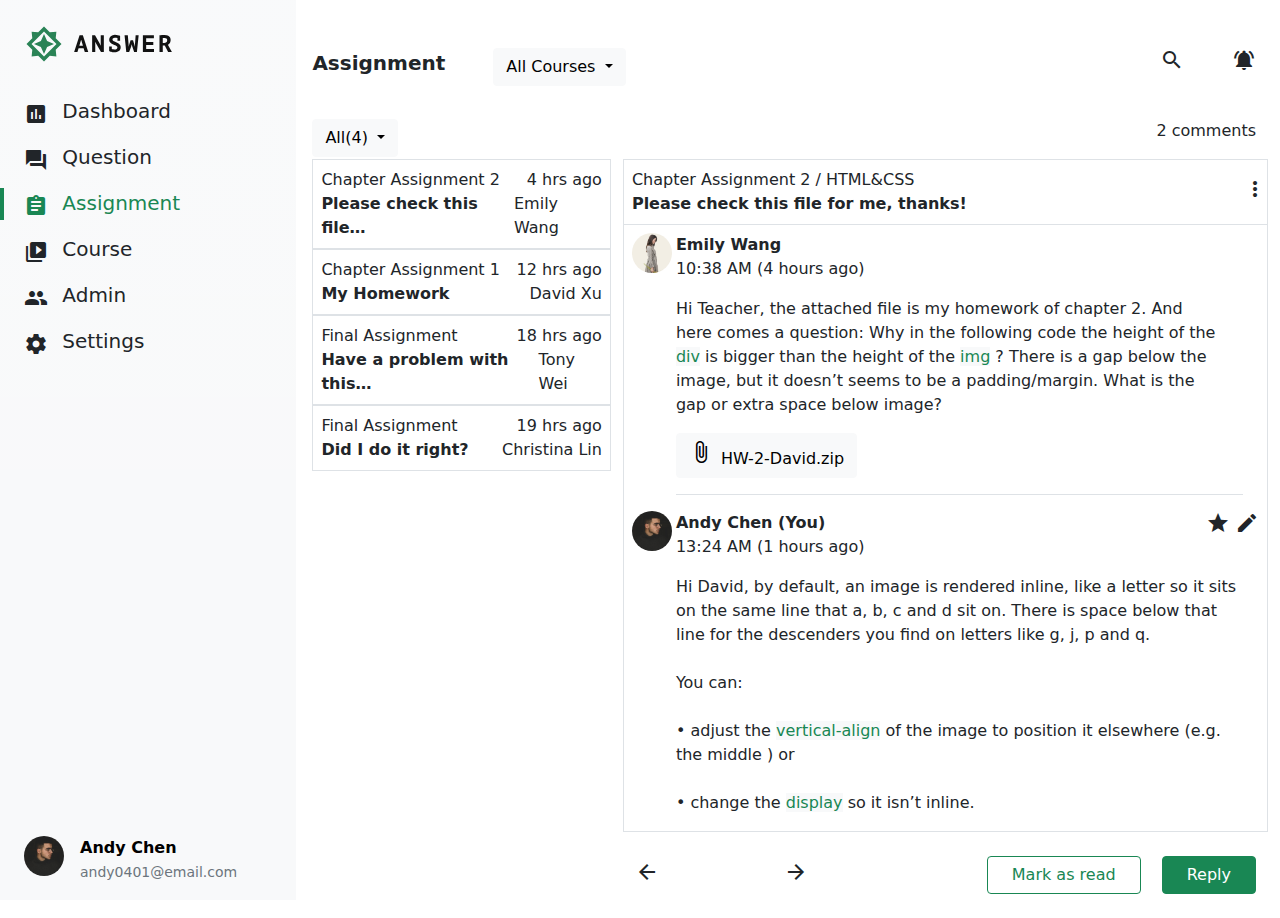
<file: index.html>
<!DOCTYPE html>
<html lang="en">

  <head>
    <meta charset="UTF-8">
    <meta name="viewport" content="width=device-width, initial-scale=1.0">
    <meta http-equiv="X-UA-Compatible" content="ie=edge">
    <title>Boostrap Index</title>
    <link rel="stylesheet" href="https://cdnjs.cloudflare.com/ajax/libs/font-awesome/5.13.0/css/all.min.css" />
    <link href="https://fonts.googleapis.com/icon?family=Material+Icons" rel="stylesheet">
    <link rel="stylesheet" href="./assets/style/bootstrap.css">
    <link rel="stylesheet" href="./assets/style/all.css">
  </head>

  <body>
    <div class="d-flex">
      <header class="position-fixed">
        <div class="d-flex flex-column justify-content-between vh-100 bg-light bg-gradient">
          <div class="flex-column pt-4 mb-4 ">
            <div class="ps-4 mb-4">
              <img src="./assets/images/logo-ANSWER.svg" alt="">
            </div>
            <a class="nav-link link-dark fs-5" aria-current="page" href="#"> 
              <span class="material-icons ps-2 me-2 fs-4">assessment</span>
              Dashboard
            </a>
            <a class="nav-link link-dark fs-5" aria-current="page" href="#"> 
              <span class="material-icons ps-2 me-2 fs-4">question_answer</span>
              Question
            </a>
            <a class="nav-link link-success fs-5 actived" aria-current="page" href="#"> 
              <span class="material-icons ps-2 me-2 fs-4">assignment</span>
              Assignment
            </a>
            <a class="nav-link link-dark fs-5" aria-current="page" href="#"> 
              <span class="material-icons ps-2 me-2 fs-4">video_library</span>
              Course
            </a>
            <a class="nav-link link-dark fs-5" aria-current="page" href="#"> 
              <span class="material-icons ps-2 me-2 fs-4">people</span>
              Admin
            </a>
            <a class="nav-link link-dark fs-5" aria-current="page" href="#"> 
              <span class="material-icons ps-2 me-2 fs-4">settings</span>
              Settings
            </a>
          </div>
          <div class="user d-flex ps-4">
            <div class="avatar">
              <img src="./assets/images/andychen.jpeg" alt="">
            </div>
            <ul class="d-flex flex-column user-info ps-3">
              <li>Andy Chen</li>
              <li>
                <a href="mailto:andy0401@email.com" type="email" class="link-dark">andy0401@email.com</a>
              </li>
            </ul>
          </div>
        </div>
      </header>
      <div class="supporter">
      </div>
      <main class="container pe-4">
        
<div class="d-flex justify-content-between pt-5">
    <div class="d-flex flex-row">
        <p class="fs-5 fw-bold me-5">Assignment</p>
        <div class="dropdown">
            <button class="btn btn-light dropdown-toggle" type="button" id="dropdownMenuButton1" data-bs-toggle="dropdown" aria-expanded="false">
              All Courses
            </button>
            <ul class="dropdown-menu" aria-labelledby="dropdownMenuButton1">
              <li><a class="dropdown-item" href="#">Machine Learning</a></li>
              <li><a class="dropdown-item" href="#">Database</a></li>
              <li><a class="dropdown-item" href="#">Discrete Math.</a></li>
            </ul>
        </div>
    </div>
    <div>
        <ul class="d-flex">
            <a href="#" class="text-dark">
              <span class="material-icons fs-4">search</span>
            </a>
          </li>
          <li class="ms-5">
            <a href="#" class="text-dark">
              <span class="material-icons fs-4">notifications_active</span>
            </a>
          </li>
        </ul>
    </div>
</div>
<div class="d-flex justify-content-between pt-4">
    <div class="d-flex flex-row align-items-cente">
      <div class="dropdown">
        <button class="btn btn-light dropdown-toggle" type="button" id="dropdownMenuButton1" data-bs-toggle="dropdown" aria-expanded="false">
          All(4)
        </button>
        <ul class="dropdown-menu" aria-labelledby="dropdownMenuButton1">
          <li><a class="dropdown-item" href="#">Today</a></li>
        </ul>
      </div>
    </div>
    <div>
      <p class="fs-xs text-gray-600">2 comments</p>
    </div>
  </div>
<div class="info-block row">
    <div class="task-list col-4">
        <div class="task-card border">
            <div class="d-flex justify-content-between">
                <p class="mb-0 mt-2 ms-2">Chapter Assignment 2</p>
                <p class="mb-0 mt-2 fw-normal me-2">4 hrs ago</p>
            </div>
            <div class="d-flex justify-content-between">
                <p class="fw-bolder mb-2 ms-2">Please check this file…</p>
                <p class="fw-lighter mb-2 me-2">Emily Wang</p>
            </div>
        </div>
        <div class="task-card border">
            <div class="d-flex justify-content-between">
                <p class="mb-0 mt-2 ms-2">Chapter Assignment 1</p>
                <p class="mb-0 mt-2 fw-normal me-2">12 hrs ago</p>
            </div>
            <div class="d-flex justify-content-between">
                <p class="fw-bolder mb-2 ms-2">My Homework</p>
                <p class="fw-lighter mb-2 me-2">David Xu</p>
            </div>
        </div>
        <div class="task-card border">
            <div class="d-flex justify-content-between">
                <p class="mb-0 mt-2 ms-2">Final Assignment</p>
                <p class="mb-0 mt-2 fw-normal me-2">18 hrs ago</p>
            </div>
            <div class="d-flex justify-content-between">
                <p class="fw-bolder mb-2 ms-2">Have a problem with this…</p>
                <p class="fw-lighter mb-2 me-2">Tony Wei</p>
            </div>
        </div>
        <div class="task-card border">
            <div class="d-flex justify-content-between">
                <p class="mb-0 mt-2 ms-2">Final Assignment</p>
                <p class="mb-0 mt-2 fw-normal me-2">19 hrs ago</p>
            </div>
            <div class="d-flex justify-content-between">
                <p class="fw-bolder mb-2 ms-2">Did I do it right?</p>
                <p class="fw-lighter mb-2 me-2">Christina Lin</p>
            </div>
        </div>
    </div>
    <div class="msg-board col-8 border px-0">
        <div class="d-flex justify-content-between align-items-center border-bottom mb-2">
            <div class="ps-2">
                <p class="mb-0 pt-2">Chapter Assignment 2 / HTML&CSS</p>
                <p class="mb-0 pb-2 fw-bolder">Please check this file for me, thanks!</p>
            </div>
            <div>
                <a href="#" class="text-dark">
                    <span class="material-icons fs-4">more_vert</span>
                </a>
            </div>
        </div>
        <div class="msg-card d-flex ps-2">
            <img class="me-1 flex-shrink-0" src="./assets/images/emilywang.jpeg" alt="">
            <div class="border-bottom me-4">
                <p class="fw-bolder mb-0">Emily Wang</p>
                <p class="fw-lighter">10:38 AM (4 hours ago)</p>
                <p class="pe-4">Hi Teacher, the attached file is my homework of chapter 2. And here comes a question: Why in the following code the height of the <span class="text-success bg-light">div</span> is bigger than the height of the <span class="text-success bg-light">img</span> ? There is a gap below the image, but it doesn’t seems to be a padding/margin. What is the gap or extra space below image?</p>
                <button type="button" class="btn btn-light mb-3 align-items-center"><span class="material-icons align-items-center me-2">attach_file</span>HW-2-David.zip</button>
            </div>
        </div>
        <div class="msg-card d-flex mt-3 ps-2">
            <img class="me-1 flex-shrink-0" src="./assets/images/andychen.jpeg" alt="">
            <div>
                <div class="d-flex justify-content-between">
                    <div>
                        <p class="fw-bolder mb-0">Andy Chen (You)</p>
                        <p class="fw-lighter">13:24 AM (1 hours ago)</p>
                    </div>
                    <div class="card-icon me-2">
                        <a href="javascript:;" class="text-dark">
                          <span class="material-icons">grade</span>
                        </a>
                        <a href="javascript:;" class="text-dark">
                          <span class="material-icons">edit</span>
                        </a>
                      </div>
                </div>
                <p class="pe-4">Hi David, by default, an image is rendered inline, like a letter so it sits on the same line that a, b, c and d sit on. There is space below that line for the descenders you find on letters like g, j, p and q.<br><br>You can: <br><br>• adjust the <span class="text-success bg-light">vertical-align</span> of the image to position it elsewhere (e.g. the middle ) or <br><br>• change the <span class="text-success bg-light">display</span> so it isn’t inline.</p>
            </div>
        </div>
    </div>
</div>
<div class="row flex-row-reverse mt-4 pb-4">
    <div class="col-8 d-flex justify-content-between align-items-center">
        <div>
            <a class="link-dark me-4" href="#"><span class="material-icons">arrow_back_ios</span></a>
            <a class="link-dark" href="#"><span class="material-icons">arrow_forward_ios</span></a>
        </div>
        <div>
            <button type="button" class="btn btn-outline-success px-4 me-3">Mark as read</button>
            <button type="button" class="btn btn-success px-4">Reply</button>
        </div>
    </div>
</div>



      </main> 
    </div>


    <script src="./assets/js/vendors.js"></script>
    <script src="./assets/js/all.js"></script>
  </body>

</html>
</file>
<file: assets/style/all.css>
@import url("https://fonts.googleapis.com/css2?family=Lato:wght@400;700;900&display=swap");
@import url("https://fonts.googleapis.com/css2?family=Roboto:ital,wght@0,400;0,700;0,900;1,400;1,700;1,900&display=swap");
header {
  width: 296px;
}

header span {
  vertical-align: bottom;
}

.supporter {
  width: 396px;
}

.user img {
  width: 40px;
  height: 40px;
  border-radius: 50%;
  -o-object-fit: cover;
     object-fit: cover;
}

.user .user-info :nth-child(1) {
  font-size: 16px;
  line-height: 24px;
  font-weight: 900;
  color: black;
}

.user .user-info :nth-child(2) a {
  font-size: 14px;
  line-height: 24px;
  font-weight: normal;
  color: #6C757D;
}

.nav-link {
  position: relative;
}

.nav-link.actived::before {
  content: "";
  position: absolute;
  left: 0px;
  width: 4px;
  height: 32px;
  border-left: 4px solid #198754;
}

li {
  list-style: none;
}

img {
  vertical-align: bottom;
}

a {
  text-decoration: none;
}

.card-style {
  border: 1px solid #000;
}

.msg-card img {
  width: 40px;
  height: 40px;
  border-radius: 50%;
  -o-object-fit: cover;
     object-fit: cover;
}

/*# sourceMappingURL=all.css.map */
</file>
